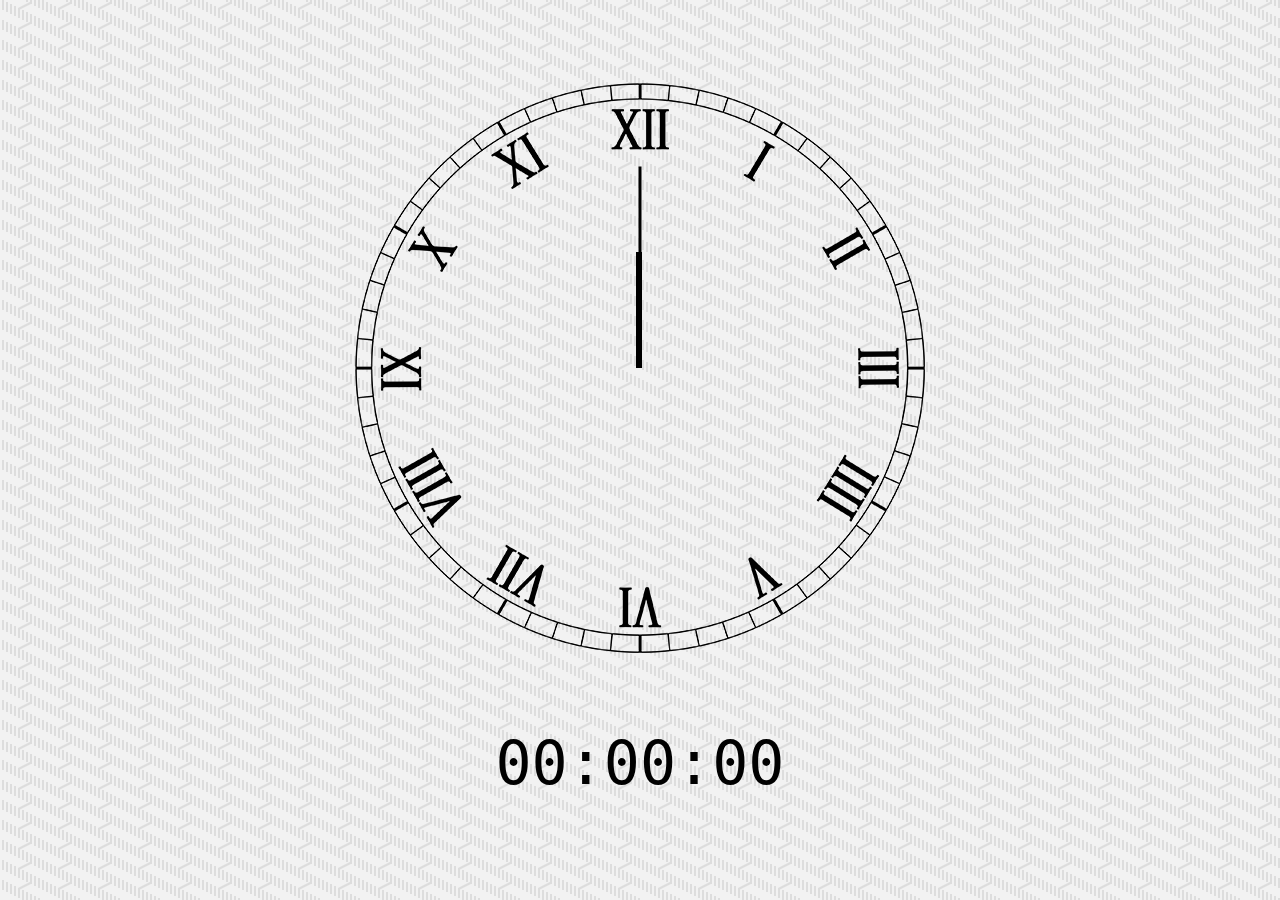
<file: index.html>
<!DOCTYPE html>
<html lang="en">
<head>
  <meta charset="UTF-8">
  <title>JS + CSS Clock</title>
  <link rel="stylesheet" href="style.css" type="text/css" />
</head>
<body>
    <div id="clock-container">
      <div class="clock">
        <div class="clock-face">
          <div class="hand hour-hand"></div>
          <div class="hand min-hand"></div>
          <div class="hand second-hand"></div>
        </div>
      </div>
    </div>
    <div id="digit">00:00:00</div>
    <script type="text/javascript" src="script.js"></script>
</body>
</html>
</file>
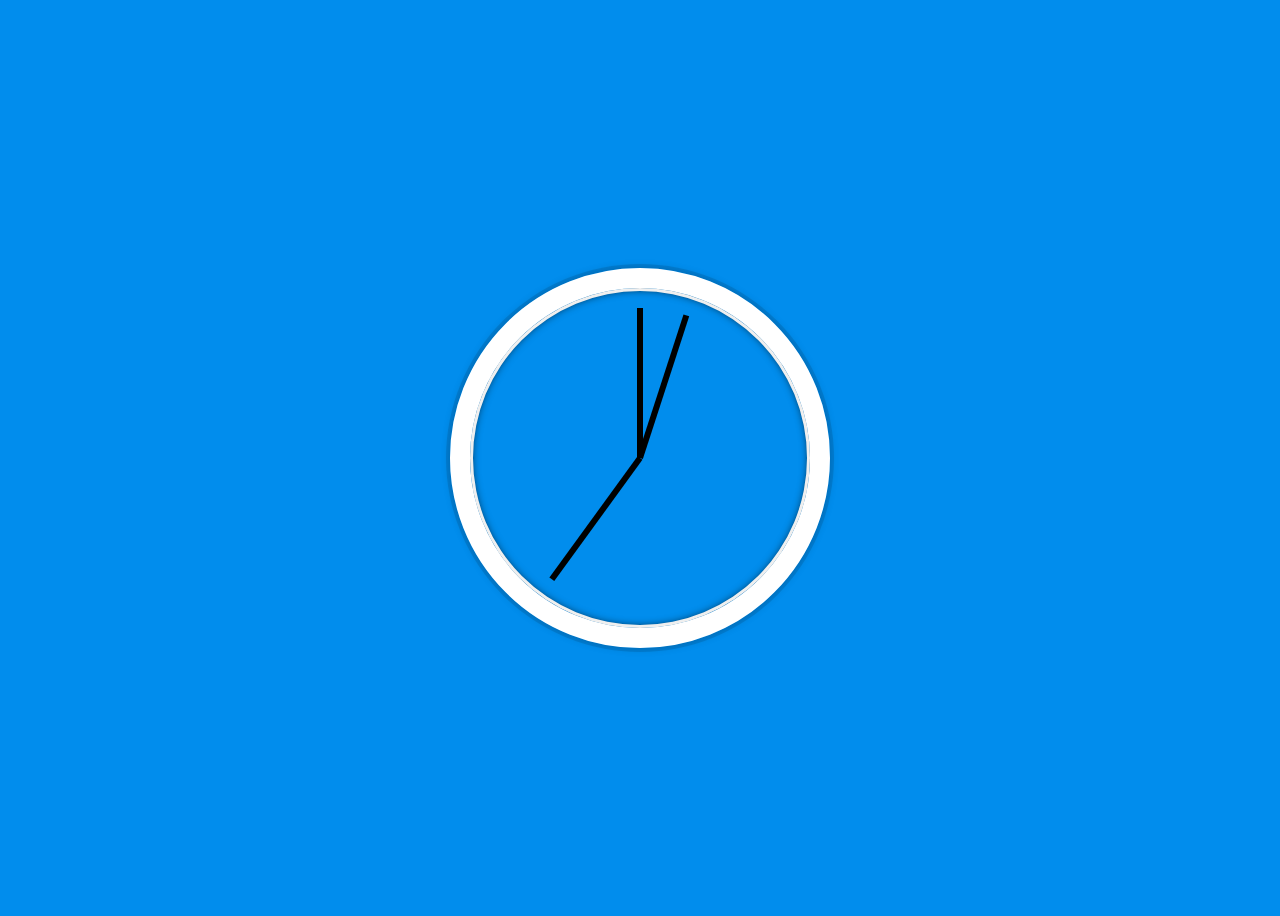
<file: index-FINISHED.html>
<!DOCTYPE html>
<html lang="en">
<head>
  <meta charset="UTF-8">
  <title>JS + CSS Clock</title>
</head>
<body>


    <div class="clock">
      <div class="clock-face">
        <div class="hand hour-hand"></div>
        <div class="hand min-hand"></div>
        <div class="hand second-hand"></div>
      </div>
    </div>


  <style>
    html {
      background:#018DED url(http://unsplash.it/1500/1000?image=881&blur=50);
      background-size:cover;
      font-family:'helvetica neue';
      text-align: center;
      font-size: 10px;
    }

    body {
      font-size: 2rem;
      display:flex;
      flex:1;
      min-height: 100vh;
      align-items: center;
    }

    .clock {
      width: 30rem;
      height: 30rem;
      border:20px solid white;
      border-radius:50%;
      margin:50px auto;
      position: relative;
      padding:2rem;
      box-shadow:
        0 0 0 4px rgba(0,0,0,0.1),
        inset 0 0 0 3px #EFEFEF,
        inset 0 0 10px black,
        0 0 10px rgba(0,0,0,0.2);
    }

    .clock-face {
      position: relative;
      width: 100%;
      height: 100%;
      transform: translateY(-3px); /* account for the height of the clock hands */
    }

    .hand {
      width:50%;
      height:6px;
      background:black;
      position: absolute;
      top:50%;
      transform-origin: 100%;
      transform: rotate(90deg);
      transition: all 0.05s;
      transition-timing-function: cubic-bezier(0.1, 2.7, 0.58, 1);
    }
</style>

<script>
  const secondHand = document.querySelector('.second-hand');
  const minsHand = document.querySelector('.min-hand');
  const hourHand = document.querySelector('.hour-hand');

  function setDate() {
    const now = new Date();

    const seconds = now.getSeconds();
    const secondsDegrees = ((seconds / 60) * 360) + 90;
    secondHand.style.transform = `rotate(${secondsDegrees}deg)`;

    const mins = now.getMinutes();
    const minsDegrees = ((mins / 60) * 360) + 90;
    minsHand.style.transform = `rotate(${minsDegrees}deg)`;

    const hour = now.getHours();
    const hourDegrees = ((mins / 12) * 360) + 90;
    hourHand.style.transform = `rotate(${hourDegrees}deg)`;
  }

  setInterval(setDate, 1000);

  setDate();

</script>
</body>
</html>
</file>
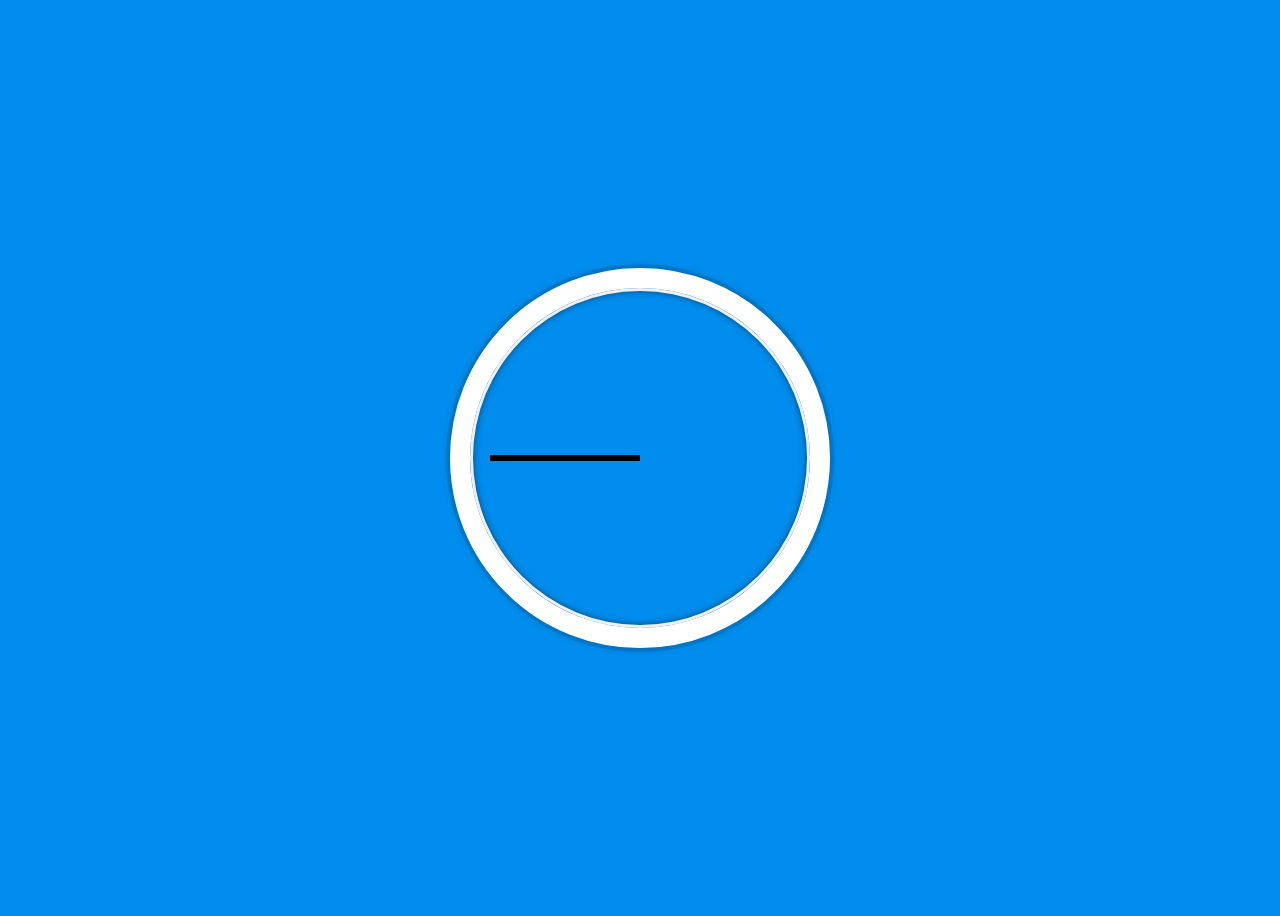
<file: index-START.html>
<!DOCTYPE html>
<html lang="en">
<head>
  <meta charset="UTF-8">
  <title>JS + CSS Clock</title>
</head>
<body>


    <div class="clock">
      <div class="clock-face">
        <div class="hand hour-hand"></div>
        <div class="hand min-hand"></div>
        <div class="hand second-hand"></div>
      </div>
    </div>


  <style>
    html {
      background:#018DED url(http://unsplash.it/1500/1000?image=881&blur=50);
      background-size:cover;
      font-family:'helvetica neue';
      text-align: center;
      font-size: 10px;
    }

    body {
      font-size: 2rem;
      display:flex;
      flex:1;
      min-height: 100vh;
      align-items: center;
    }

    .clock {
      width: 30rem;
      height: 30rem;
      border:20px solid white;
      border-radius:50%;
      margin:50px auto;
      position: relative;
      padding:2rem;
      box-shadow:
        0 0 0 4px rgba(0,0,0,0.1),
        inset 0 0 0 3px #EFEFEF,
        inset 0 0 10px black,
        0 0 10px rgba(0,0,0,0.2);
    }

    .clock-face {
      position: relative;
      width: 100%;
      height: 100%;
      transform: translateY(-3px); /* account for the height of the clock hands */
    }

    .hand {
      width:50%;
      height:6px;
      background:black;
      position: absolute;
      top:50%;
    }

  </style>

  <script>


  </script>
</body>
</html>
</file>
<file: style.css>
html {
      background:white url(small_steps.png);
      background-repeat: repeat;
      font-family:'helvetica neue';
      text-align: center;
      font-size: 10px;
    }

    body {
      font-size: 2rem;
      font-family: monospace;

    }
    
    #clock-container{
      display:flex;
      flex:1;
      align-items: center;
      min-height: 80vh;
    }

    .clock {
      width: 53rem;
      height: 53rem;
/*      border:20px solid white;
      border-radius:50%;*/
      margin:40px auto;
      position: relative;
      padding:2rem;
/*      box-shadow:
        0 0 0 4px rgba(0,0,0,0.1),
        inset 0 0 0 3px #EFEFEF,
        inset 0 0 10px black,
        0 0 10px rgba(0,0,0,0.2);*/
      background-image: url("clock-template.png");
    }

    .clock-face {
      position: relative;
      width: 100%;
      height: 100%;
      transform: translateY(-3px); /* account for the height of the clock hands */
    }

    .hand {


    }
    
    .hour-hand{
      /*width:50%;*/
      width:108px;
      margin-left:29.5%;
      height:6px;
      background:red;
      position: absolute;
      top:50%;
      transform-origin: 100%;
      transform: rotate(90deg);
      transition: all 0.05s;
      transition-timing-function: cubic-bezier(0.1, 2.7, 0.58, 1);
    
    }
    
    .min-hand{
      /*width:50%;*/
      width:116px;
      margin-left:28%;
      height:6px;
      background:black;
      position: absolute;
      top:50%;
      transform-origin: 100%;
      transform: rotate(90deg);
      transition: all 0.05s;
      transition-timing-function: cubic-bezier(0.1, 2.7, 0.58, 1);
    
    }
    
          
    .second-hand{
      
      /*width:50%;*/
      width:200px;
      margin-left:12.2%;
      height:3px;
      background:black;
      position: absolute;
      top:50%;
      transform-origin: 100%;
      transform: rotate(90deg);
      transition: all 0.05s;
      transition-timing-function: cubic-bezier(0.1, 2.7, 0.58, 1);
      
    }
    
    #digit{
      font-size:3em;
    }
</file>
